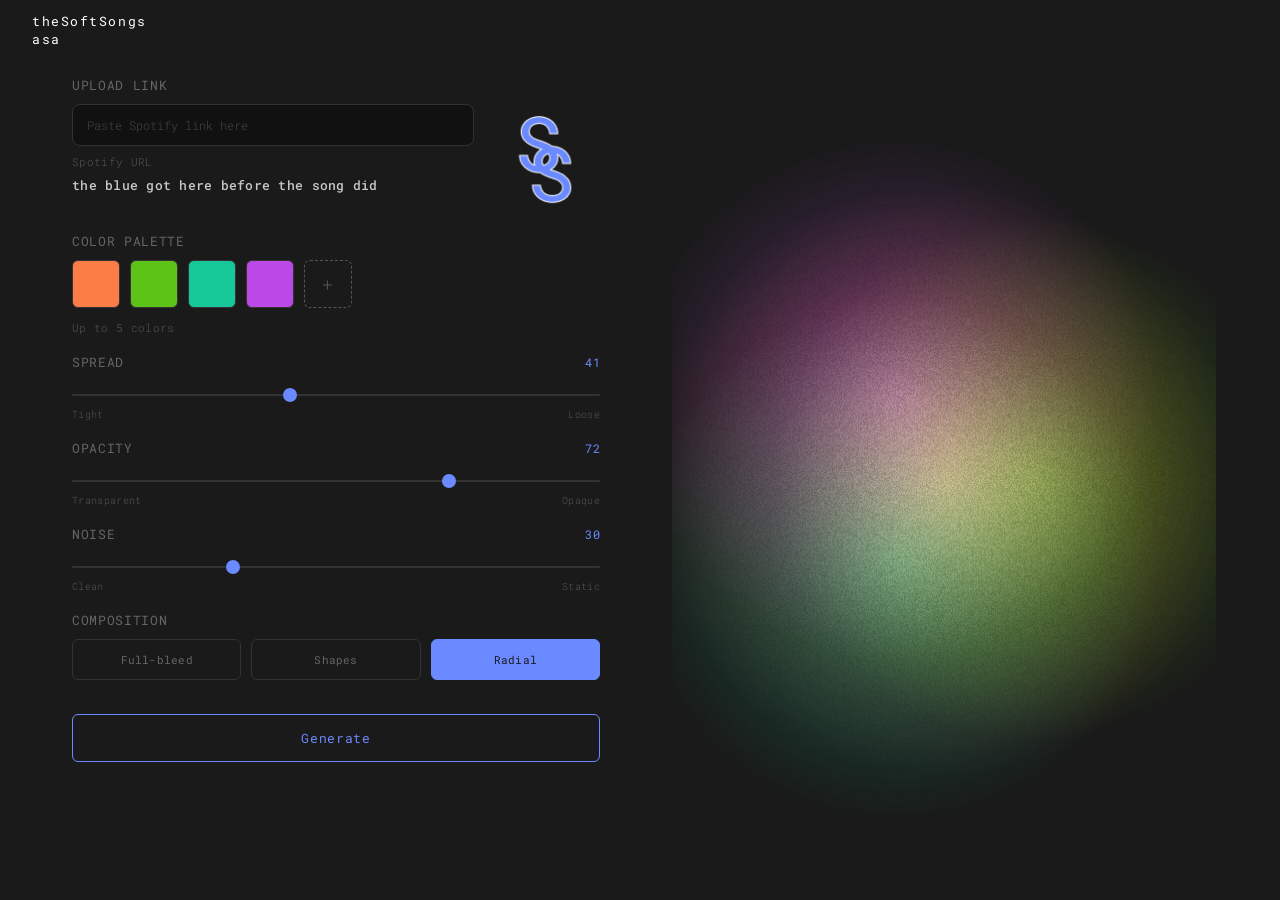
<file: index.html>
<!DOCTYPE html>
<html lang="en">
<head>
  <meta charset="UTF-8">
  <meta name="viewport" content="width=device-width, initial-scale=1.0">
  <title>theSoftSongs</title>
  <link rel="stylesheet" href="DashboardV1.css">
</head>
<body>

<header class="site-header">
  <span class="site-name">theSoftSongs<br>asa</span>
</header>

<div class="dashboard">

  <!-- Left Controls -->
  <div class="controls-panel">

    <!-- Link Input -->
    <div>
      <h2 class="section-label">UPLOAD LINK</h2>
      <div class="link-row">
        <div class="link-field">
          <input class="link-input" type="url" placeholder="Paste Spotify link here" id="song-link">
          <p class="link-hint" id="link-status">Spotify URL</p>
          <div class="track-meta visible" id="track-meta">
            <span class="track-title" id="track-title">the blue got here before the song did</span>
            <a class="track-artist" id="track-artist" href="#" target="_blank" rel="noopener" style="display:none"></a>
          </div>
        </div>
        <img id="album-art" class="album-art visible" src="placeholder.png" alt="Album art">
      </div>
    </div>

    <!-- Color Palette -->
    <div>
      <h2 class="section-label">COLOR PALETTE</h2>
      <div class="color-palette">
        <div class="color-box" style="background: #6B8AFF;">
          <input type="color" value="#6B8AFF" onchange="this.parentElement.classList.remove('empty'); this.parentElement.style.background = this.value; updateGradient()">
        </div>
        <div class="color-box" style="background: #FFFFFF;">
          <input type="color" value="#FFFFFF" onchange="this.parentElement.classList.remove('empty'); this.parentElement.style.background = this.value; updateGradient()">
        </div>
        <div class="color-box" style="background: #1A1A1A;">
          <input type="color" value="#1A1A1A" onchange="this.parentElement.classList.remove('empty'); this.parentElement.style.background = this.value; updateGradient()">
        </div>
        <div class="color-box" style="background: #184AFF;">
          <input type="color" value="#184AFF" onchange="this.parentElement.classList.remove('empty'); this.parentElement.style.background = this.value; updateGradient()">
        </div>
        <div class="color-box" style="background: #000000;">
          <input type="color" value="#000000" onchange="this.parentElement.classList.remove('empty'); this.parentElement.style.background = this.value; updateGradient()">
        </div>
      </div>
      <p class="palette-note">Up to 5 colors</p>
    </div>

    <!-- Spread -->
    <div>
      <div class="slider-header">
        <h2 class="section-label">SPREAD</h2>
        <span class="slider-value" id="spread-val">50</span>
      </div>
      <input type="range" min="0" max="100" value="50" id="spread">
      <div class="slider-footer">
        <span class="slider-hint">Tight</span>
        <span class="slider-hint">Loose</span>
      </div>
    </div>

    <!-- Density -->
    <div>
      <div class="slider-header">
        <h2 class="section-label">OPACITY</h2>
        <span class="slider-value" id="density-val">65</span>
      </div>
      <input type="range" min="0" max="100" value="65" id="density">
      <div class="slider-footer">
        <span class="slider-hint">Transparent</span>
        <span class="slider-hint">Opaque</span>
      </div>
    </div>

    <!-- Noise -->
    <div>
      <div class="slider-header">
        <h2 class="section-label">NOISE</h2>
        <span class="slider-value" id="noise-val">0</span>
      </div>
      <input type="range" min="0" max="100" value="0" id="noise">
      <div class="slider-footer">
        <span class="slider-hint">Clean</span>
        <span class="slider-hint">Static</span>
      </div>
    </div>

    <!-- Composition -->
    <div>
      <h2 class="section-label">COMPOSITION</h2>
      <div class="composition-grid">
        <button class="comp-btn active" onclick="selectComposition(this)">Full-bleed</button>
        <button class="comp-btn" onclick="selectComposition(this)">Shapes</button>
        <button class="comp-btn" onclick="selectComposition(this)">Radial</button>
      </div>
    </div>

    <!-- Generate -->
    <button class="generate-btn">Generate</button>

  </div>

  <!-- Right Preview -->
  <div class="preview-panel">
    <canvas id="gradient-canvas"></canvas>
  </div>

</div>

<script src="Script.js"></script>

</body>
</html>
</file>
<file: DashboardV1.css>
@import url('https://fonts.googleapis.com/css2?family=Roboto+Mono:wght@300;400;500&display=swap');

* { margin: 0; padding: 0; box-sizing: border-box; }

html {
  height: 100%;
  overflow-x: auto;
  overflow-y: hidden;
}

body {
  height: 100%;
  min-width: 820px;
  overflow: hidden;
  display: flex;
  flex-direction: column;
  font-family: 'Roboto Mono', monospace;
  background: #1a1a1a;
  color: #a0a0a0;
  letter-spacing: 0.02em;
}

.site-header {
  flex-shrink: 0;
  padding: 0.75rem 2rem;
  display: flex;
  align-items: center;
}

.site-name {
  font-family: 'Roboto Mono', monospace;
  font-size: 13px;
  font-weight: 400;
  letter-spacing: 0.12em;
  color: #ffffff;
}

/* Range slider */
input[type="range"] {
  -webkit-appearance: none;
  appearance: none;
  width: 100%;
  height: 2px;
  background: #333;
  outline: none;
  border-radius: 2px;
}

input[type="range"]::-webkit-slider-thumb {
  -webkit-appearance: none;
  appearance: none;
  width: 14px;
  height: 14px;
  background: #6B8AFF;
  border-radius: 50%;
  cursor: pointer;
}

input[type="range"]::-moz-range-thumb {
  width: 14px;
  height: 14px;
  background: #6B8AFF;
  border-radius: 50%;
  cursor: pointer;
  border: none;
}

/* Color box */
.color-box {
  width: 48px;
  height: 48px;
  border-radius: 6px;
  border: 1px solid #333;
  cursor: pointer;
  position: relative;
  overflow: hidden;
}

.color-box input[type="color"] {
  position: absolute;
  width: 100%;
  height: 100%;
  border: none;
  cursor: pointer;
  opacity: 0;
}

.color-box::before {
  content: '';
  position: absolute;
  width: 100%;
  height: 100%;
  pointer-events: none;
}

/* Empty slot — waiting for user to pick a color */
.color-box.empty {
  border: 1px dashed #555;
  background: transparent !important;
}

.color-box.empty::after {
  content: '+';
  position: absolute;
  inset: 0;
  display: flex;
  align-items: center;
  justify-content: center;
  color: #555;
  font-size: 18px;
  font-weight: 300;
  pointer-events: none;
}

/* Layout */
.dashboard {
  display: grid;
  grid-template-columns: 1fr minmax(480px, 1fr);
  gap: 0;
  flex: 1;
  min-height: 0;
  min-width: 820px;
  margin: 0 2rem;
}

.controls-panel {
  display: flex;
  flex-direction: column;
  gap: 18px;
  padding: 1rem 2.5rem 1.5rem;
  background: #1a1a1a;
  overflow-y: auto;
}

.preview-panel {
  display: flex;
  align-items: center;
  justify-content: center;
  background: #1a1a1a;
  padding: 2rem;
  position: relative;
  overflow: hidden;
  min-width: 480px;
  height: 100%;
  max-height: 100%;
}

/* Section labels */
.section-label {
  font-size: 13px;
  font-weight: 400;
  color: #666;
  margin-bottom: 10px;
  letter-spacing: 0.05em;
}


/* Link input */
.link-input {
  width: 100%;
  padding: 12px 14px;
  background: #111;
  border: 1px solid #333;
  border-radius: 8px;
  color: #a0a0a0;
  font-family: 'Roboto Mono', monospace;
  font-size: 12px;
  font-weight: 300;
  outline: none;
  transition: border-color 0.2s;
}

.link-input::placeholder {
  color: #444;
}

.link-input:focus {
  border-color: #6B8AFF;
}

.link-hint {
  font-size: 11px;
  color: #555;
  margin-top: 8px;
  font-weight: 300;
}

.link-hint.error {
  color: #ff6b6b;
}

.link-row {
  display: flex;
  gap: 16px;
  align-items: flex-start;
}

.link-field {
  flex: 1;
  min-width: 0;
}

.album-art {
  display: none;
  width: 110px;
  height: 110px;
  border-radius: 6px;
  object-fit: cover;
  flex-shrink: 0;
  margin-left: auto;
}

.album-art.visible {
  display: block;
}

/* Track metadata */
.track-meta {
  display: none;
  flex-direction: column;
  gap: 3px;
  margin-top: 7px;
}

.track-meta.visible {
  display: flex;
}

.track-title {
  font-size: 13px;
  font-weight: 500;
  color: #c8c8c8;
  letter-spacing: 0.02em;
  white-space: nowrap;
  overflow: hidden;
  text-overflow: ellipsis;
}

.track-artist {
  font-family: 'Roboto Mono', monospace;
  font-size: 11px;
  font-weight: 300;
  color: #6B8AFF;
  letter-spacing: 0.03em;
  white-space: nowrap;
  overflow: hidden;
  text-overflow: ellipsis;
  text-decoration: underline;
  transition: color 0.15s;
  display: block;
}

.track-artist:hover {
  color: #a0c0ff;
}

/* Color palette */
.color-palette {
  display: flex;
  gap: 10px;
}

.palette-note {
  font-size: 11px;
  color: #555;
  margin-top: 12px;
  font-weight: 300;
}

/* Slider */
.slider-header {
  display: flex;
  justify-content: space-between;
  align-items: baseline;
  margin-bottom: 8px;
}

.slider-header .section-label {
  margin-bottom: 0;
}

.slider-value {
  font-size: 12px;
  color: #6B8AFF;
}

.slider-footer {
  display: flex;
  justify-content: space-between;
  margin-top: 8px;
}

.slider-hint {
  font-size: 10px;
  color: #555;
  font-weight: 300;
}

/* Composition buttons */
.composition-grid {
  display: grid;
  grid-template-columns: repeat(3, 1fr);
  gap: 10px;
}

.comp-btn {
  padding: 12px 8px;
  background: transparent;
  border: 1px solid #333;
  border-radius: 6px;
  color: #666;
  font-size: 11px;
  font-weight: 400;
  cursor: pointer;
  font-family: 'Roboto Mono', monospace;
  letter-spacing: 0.02em;
  transition: all 0.15s;
}

.comp-btn.active {
  background: #6B8AFF;
  border-color: #6B8AFF;
  color: #1a1a1a;
}

/* Generate button */
.generate-btn {
  margin-top: 16px;
  padding: 14px;
  background: transparent;
  border: 1px solid #6B8AFF;
  border-radius: 6px;
  color: #6B8AFF;
  font-size: 13px;
  font-weight: 400;
  cursor: pointer;
  font-family: 'Roboto Mono', monospace;
  letter-spacing: 0.05em;
  transition: all 0.15s;
}

.generate-btn:hover {
  background: #6B8AFF;
  color: #1a1a1a;
}

/* Canvas */
#gradient-canvas {
  width: 100%;
  height: 100%;
  border-radius: 8px;
}

/* ═══════════════════════════════════
   Viewer page  (body.viewer)
   ═══════════════════════════════════ */

body.viewer {
  background: #0d0d0d;
  min-width: unset;
  display: block;
  overflow: hidden;
}

body.viewer #viewer-canvas {
  position: absolute;
  inset: 0;
  width: 100%;
  height: 100%;
}

body.viewer .site-header {
  position: absolute;
  top: 0;
  left: 0;
  z-index: 10;
  flex-direction: column;
  gap: 8px;
  align-items: flex-start;
  flex-shrink: unset;
}

body.viewer .site-name {
  color: var(--ui-color, #6B8AFF);
}

.back-btn {
  font-family: 'Roboto Mono', monospace;
  font-size: 11px;
  font-weight: 400;
  letter-spacing: 0.05em;
  color: var(--ui-color, #6B8AFF);
  text-decoration: none;
  border: 1px solid var(--ui-color, #6B8AFF);
  border-radius: 6px;
  padding: 12px 4px;
  align-self: flex-start;
  transition: all 0.15s;
  display: inline-block;
}

.back-btn:hover {
  background: var(--ui-color, #6B8AFF);
  color: var(--ui-hover-color, #0d0d0d);
}

.track-overlay {
  position: absolute;
  bottom: 2rem;
  left: 2rem;
  z-index: 10;
  display: flex;
  align-items: center;
  gap: 14px;
}

.track-overlay-art {
  width: 56px;
  height: 56px;
  border-radius: 4px;
  object-fit: cover;
  display: none;
  flex-shrink: 0;
}

.track-overlay-art.visible {
  display: block;
}

.track-overlay-info {
  display: flex;
  flex-direction: column;
  gap: 5px;
}

.track-overlay-title {
  font-size: 13px;
  font-weight: 500;
  color: var(--ui-color, #6B8AFF);
  letter-spacing: 0.02em;
  max-width: 340px;
  white-space: nowrap;
  overflow: hidden;
  text-overflow: ellipsis;
}

.track-overlay-artist {
  font-size: 11px;
  font-weight: 300;
  color: var(--ui-color, #6B8AFF);
  letter-spacing: 0.03em;
  text-decoration: none;
  transition: color 0.15s;
}

.track-overlay-artist:hover { opacity: 0.7; }
</file>
